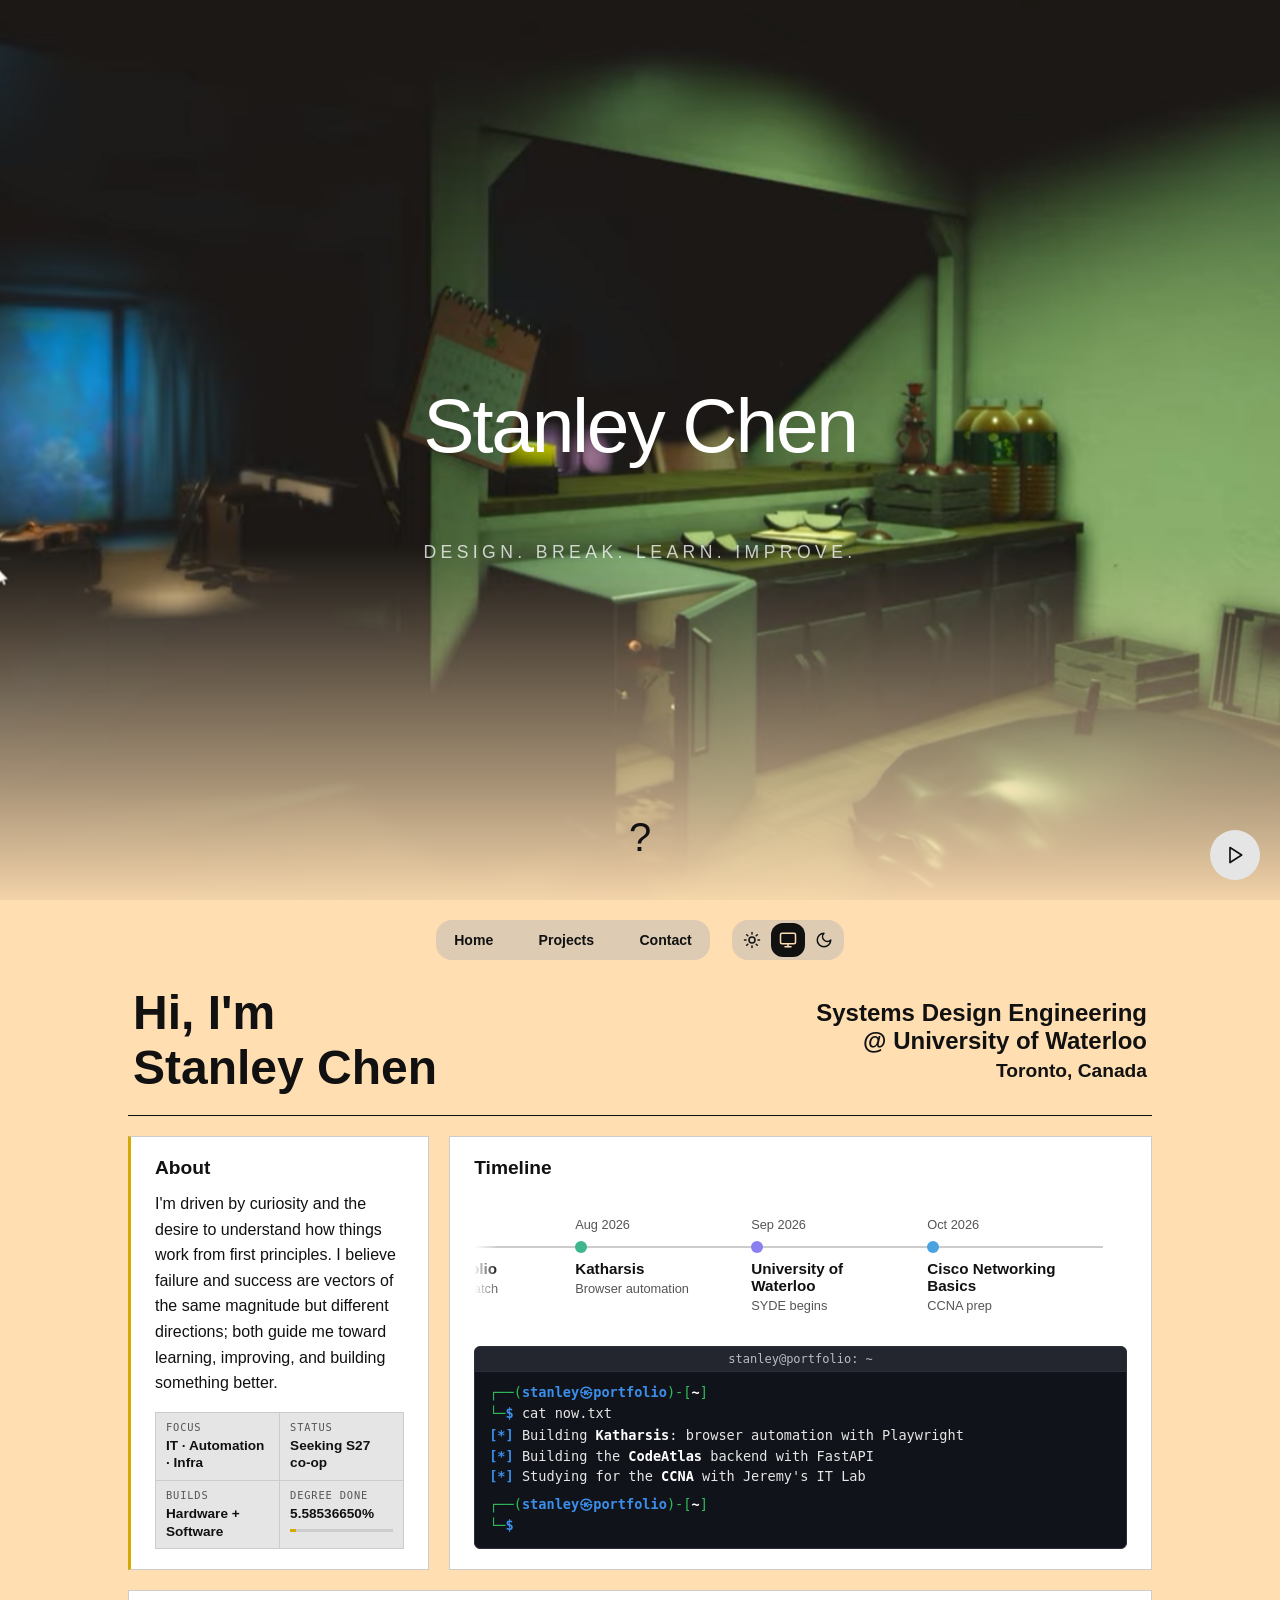
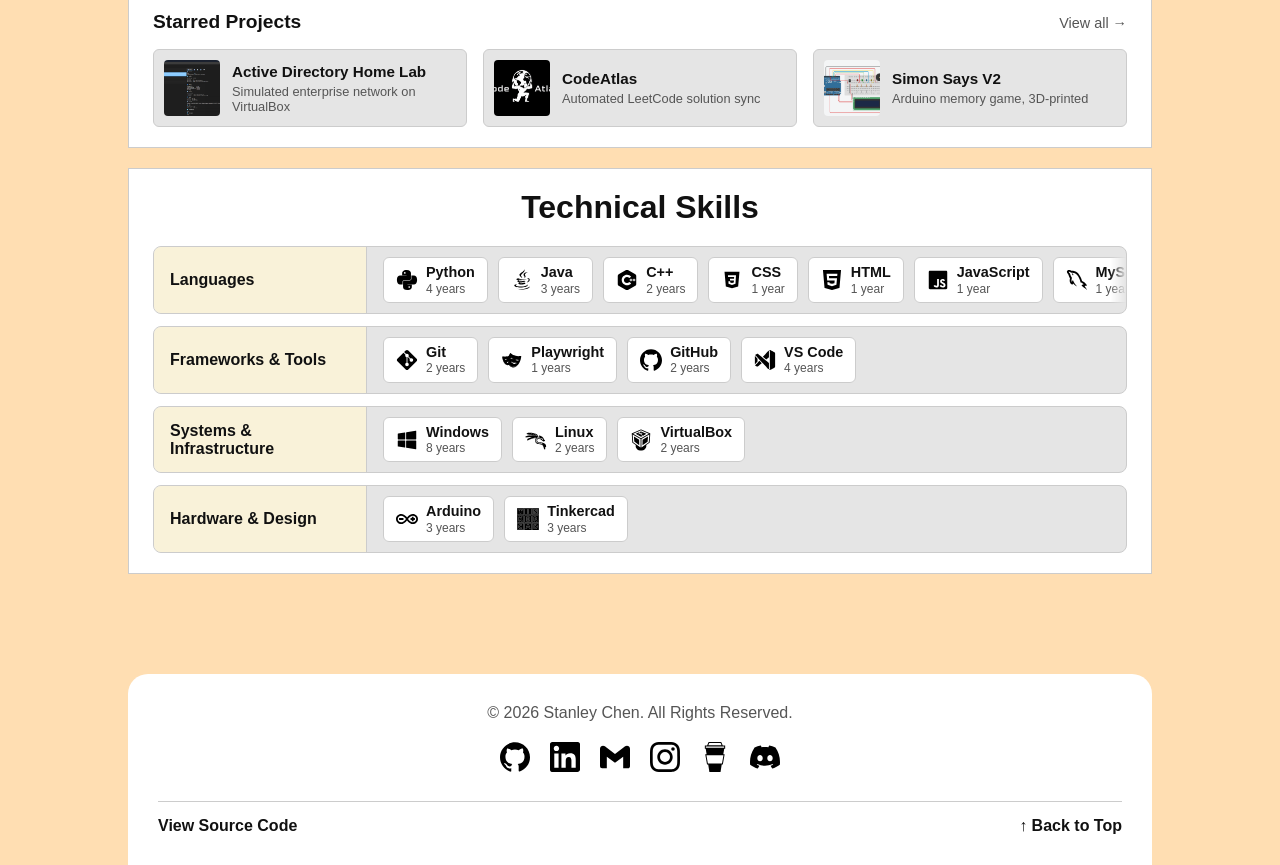
<file: index.html>
<!DOCTYPE html>
<html lang="en">

<head>
    <link rel="stylesheet" href="style.css">
    <meta charset="UTF-8">
    <meta name="viewport" content="width=device-width, initial-scale=1.0">
    <meta name="description" content="Stanley Chen - Engineering Portfolio">
    <meta name="author" content="Stanley Chen">

    <link rel="icon" href="icons/home.ico" type="image/x-icon">
    <title>Stanley Chen | Engineering Portfolio</title>
</head>

<body>
    <section id="hero" class="hero">
        <h1>Stanley Chen</h1>
        <h2>Design. Break. Learn. Improve.</h2>

        <a class="down-arrow">?</a>
    </section>

    <div id="content">
        <nav class="navbar">
            <ul class="navlinks">
                <li><a href="index.html">Home</a></li>
                <li><a href="projects.html">Projects</a></li>
                <li><a href="contact.html">Contact</a></li>
            </ul>

            <div class="theme-selector" aria-label="Theme selection">
                <button type="button" class="theme-option" data-theme="light" aria-label="Light theme" title="Light">
                    <svg class="icon" viewBox="0 0 24 24" aria-hidden="true">
                        <circle cx="12" cy="12" r="4"/>
                        <path d="M12 2v2M12 20v2M4.93 4.93l1.41 1.41M17.66 17.66l1.41 1.41M2 12h2M20 12h2M6.34 17.66l-1.41 1.41M19.07 4.93l-1.41 1.41"/>
                    </svg>
                </button>

                <button type="button" class="theme-option active" data-theme="system" aria-label="System theme" title="System">
                    <svg class="icon" viewBox="0 0 24 24" aria-hidden="true">
                        <rect x="2" y="3" width="20" height="14" rx="2"/>
                        <path d="M8 21h8M12 17v4"/>
                    </svg>
                </button>

                <button type="button" class="theme-option" data-theme="dark" aria-label="Dark theme" title="Dark">
                    <svg class="icon" viewBox="0 0 24 24" aria-hidden="true">
                        <path d="M12 3a6 6 0 0 0 9 9 9 9 0 1 1-9-9Z"/>
                    </svg>
                </button>
            </div>
        </nav>

        <button id="music-toggle" class="music-btn" aria-label="Play menu music">
            <svg class="icon icon-play" viewBox="0 0 24 24" aria-hidden="true">
                <polygon points="6 3 20 12 6 21 6 3"/>
            </svg>
            <svg class="icon icon-pause" viewBox="0 0 24 24" aria-hidden="true">
                <rect x="6" y="4" width="4" height="16" rx="1"/>
                <rect x="14" y="4" width="4" height="16" rx="1"/>
            </svg>
        </button>
        <audio id="menu-music" src="audio/menu_music.mp3" loop></audio>

        <main>
            <section id="intro">
                <div class="intro-left">
                    <h2>Hi, I'm <br> Stanley Chen</h2>
                </div>
                <div class="intro-right">
                    <h2>Systems Design Engineering<br>@ University of Waterloo</h2>
                    <h2 id="location">Toronto, Canada</h2>
                </div>
            </section>

            <section id="about-timeline">
                <div id="about">
                    <h2>About</h2>
                    <p>
                        I'm driven by curiosity and the desire to understand how things work from first principles.
                        I believe failure and success are vectors of the same magnitude but different directions;
                        both guide me toward learning, improving, and building something better.
                    </p>

                    <dl class="spec-sheet">
                        <div class="spec-cell">
                            <dt>Focus</dt>
                            <dd>IT · Automation · Infra</dd>
                        </div>

                        <div class="spec-cell">
                            <dt>Status</dt>
                            <dd>Seeking S27 co-op</dd>
                        </div>

                        <div class="spec-cell">
                            <dt>Builds</dt>
                            <dd>Hardware + Software</dd>
                        </div>

                        <div class="spec-cell">
                            <dt>Degree done</dt>
                            <dd>
                                <span id="degree-percent">0%</span>
                                <span class="degree-bar"><span class="degree-fill"></span></span>
                            </dd>
                        </div>
                    </dl>
                </div>

                <div id="timeline">
                    <h2>Timeline</h2>

                    <ol class="timeline-track">
                        
                        <li class="timeline-item" data-type="project">
                            <time datetime="2024-01">Jan 2024</time>
                            <a class="timeline-title" href="projects.html#simon-says-v2">Simon Says V2</a>
                            <p class="timeline-note">Arduino memory game</p>
                        </li>

                        <li class="timeline-item" data-type="work">
                            <time datetime="2024-09">Sep 2024</time>
                            <span class="timeline-title">Pharmacy Assistant</span>
                            <p class="timeline-note">Co-op @Shoppers Drug Mart</p>
                        </li>

                        <li class="timeline-item" data-type="work">
                            <time datetime="2025-01">Jan 2025</time>
                            <span class="timeline-title">Math Tutor</span>
                            <p class="timeline-note">High school tutoring</p>
                        </li>

                        <li class="timeline-item" data-type="project">
                            <time datetime="2025-07">Jul 2025</time>
                            <a class="timeline-title" href="projects.html#active-directory-home-lab">AD Home Lab</a>
                            <p class="timeline-note">Simulated enterprise network</p>
                        </li>

                        <li class="timeline-item" data-type="project">
                            <time datetime="2026-07">Jul 2026</time>
                            <a class="timeline-title" href="projects.html#code-atlas">CodeAtlas</a>
                            <p class="timeline-note">LeetCode sync automation</p>
                        </li>

                        <li class="timeline-item" data-type="project">
                            <time datetime="2026-08">Aug 2026</time>
                            <a class="timeline-title" href="projects.html#engineering-portfolio">This Portfolio</a>
                            <p class="timeline-note">Built from scratch</p>
                        </li>

                        <li class="timeline-item" data-type="project">
                            <time datetime="2026-08">Aug 2026</time>
                            <a class="timeline-title" href="projects.html#katharsis">Katharsis</a>
                            <p class="timeline-note">Browser automation</p>
                        </li>

                        <li class="timeline-item" data-type="education">
                            <time datetime="2026-09">Sep 2026</time>
                            <span class="timeline-title">University of Waterloo</span>
                            <p class="timeline-note">SYDE begins</p>
                        </li>

                        <li class="timeline-item" data-type="cert">
                            <time datetime="2026-10">Oct 2026</time>
                            <a class="timeline-title" href="https://www.credly.com/badges/938dd3f8-204b-4971-be5a-bbae49121dab/public_url" target="_blank" rel="noopener">Cisco Networking Basics</a>
                            <p class="timeline-note">CCNA prep</p>
                        </li>
                    </ol>

                    <div class="terminal" aria-label="What I'm currently working on">
                        <div class="terminal-bar">stanley@portfolio: ~</div>

                        <div class="terminal-body">
                            <p><span class="prompt-line">┌──(</span><span class="prompt-user">stanley㉿portfolio</span><span class="prompt-line">)-[</span><span class="prompt-path">~</span><span class="prompt-line">]</span></p>
                            <p><span class="prompt-line">└─</span><span class="prompt-symbol">$</span> cat now.txt</p>

                            <ul class="terminal-list">
                                <li>Building <strong>Katharsis</strong>: browser automation with Playwright</li>
                                <li>Building the <strong>CodeAtlas</strong> backend with FastAPI</li>
                                <li>Studying for the <strong>CCNA</strong> with Jeremy's IT Lab</li>
                            </ul>

                            <p><span class="prompt-line">┌──(</span><span class="prompt-user">stanley㉿portfolio</span><span class="prompt-line">)-[</span><span class="prompt-path">~</span><span class="prompt-line">]</span></p>
                            <p><span class="prompt-line">└─</span><span class="prompt-symbol">$</span></p>
                        </div>
                    </div>

                </div>

            </section>
            <section id="star-projects">
                <div class="star-title">
                    <h2>Starred Projects</h2>
                    <a href="projects.html">View all →</a>
                </div>

                <div class="project-container">
                    <a class="project-card" href="projects.html#active-directory-home-lab">
                        <img src="images/ad-lab-1.png" alt="">
                        <div class="project-card-text">
                            <h3>Active Directory Home Lab</h3>
                            <p>Simulated enterprise network on VirtualBox</p>
                        </div>
                    </a>

                    <a class="project-card" href="projects.html#code-atlas">
                        <img src="images/CodeAtlas-1.png" alt="">
                        <div class="project-card-text">
                            <h3>CodeAtlas</h3>
                            <p>Automated LeetCode solution sync</p>
                        </div>
                    </a>

                    <a class="project-card" href="projects.html#simon-says-v2">
                        <img src="images/simon-says-v2-2.png" alt="">
                        <div class="project-card-text">
                            <h3>Simon Says V2</h3>
                            <p>Arduino memory game, 3D-printed</p>
                        </div>
                    </a>
                </div>
            </section>
            
            <section id="skills">
                <h2>Technical Skills</h2>

                <div class="skill-row">
                    <h3 class="skill-category-title">Languages</h3>
                    <div class="skills-container">
                        <button type="button" class="skill-card" data-skill="python">
                            <img src="icons/python.svg" alt="Python logo" class="skill-icon">
                            <span class="skill-name">Python</span>
                            <span class="skill-time">4 years</span>
                        </button>

                        <button type="button" class="skill-card" data-skill="java">
                            <img src="icons/java.svg" alt="Java logo" class="skill-icon">
                            <span class="skill-name">Java</span>
                            <span class="skill-time">3 years</span>
                        </button>

                        <button type="button" class="skill-card" data-skill="cpp">
                            <img src="icons/cpp.svg" alt="C++ logo" class="skill-icon">
                            <span class="skill-name">C++</span>
                            <span class="skill-time">2 years</span>
                        </button>
                        
                        <button type="button" class="skill-card" data-skill="css">
                            <img src="icons/css.svg" alt="CSS logo" class="skill-icon">
                            <span class="skill-name">CSS</span>
                            <span class="skill-time">1 year</span>
                        </button>

                        <button type="button" class="skill-card" data-skill="html">
                            <img src="icons/html.svg" alt="HTML logo" class="skill-icon">
                            <span class="skill-name">HTML</span>
                            <span class="skill-time">1 year</span>
                        </button>

                        <button type="button" class="skill-card" data-skill="javascript">
                            <img src="icons/javascript.svg" alt="JavaScript logo" class="skill-icon">
                            <span class="skill-name">JavaScript</span>
                            <span class="skill-time">1 year</span>
                        </button>
                        
                        <button type="button" class="skill-card" data-skill="mysql">
                            <img src="icons/mysql.svg" alt="MySQL logo" class="skill-icon">
                            <span class="skill-name">MySQL</span>
                            <span class="skill-time">1 year</span>
                        </button>
                    </div>
                </div>

                
                <div class="skill-row">
                    <h3 class="skill-category-title">Frameworks & Tools</h3>
                    <div class="skills-container">
                        <button type="button" class="skill-card" data-skill="git">
                            <img src="icons/git.svg" alt="Git logo" class="skill-icon">
                            <span class="skill-name">Git</span>
                            <span class="skill-time">2 years</span>
                        </button>

                        <button type="button" class="skill-card" data-skill="playwright">
                            <img src="icons/playwright.svg" alt="Playwright logo" class="skill-icon">
                            <span class="skill-name">Playwright</span>
                            <span class="skill-time">1 years</span>
                        </button>

                        <button type="button" class="skill-card" data-skill="github">
                            <img src="icons/github.svg" alt="GitHub logo" class="skill-icon">
                            <span class="skill-name">GitHub</span>
                            <span class="skill-time">2 years</span>
                        </button>
                        
                        <button type="button" class="skill-card" data-skill="vscode">
                            <img src="icons/vscode.svg" alt="VS Code logo" class="skill-icon">
                            <span class="skill-name">VS Code</span>
                            <span class="skill-time">4 years</span>
                        </button>
                    </div>
                </div>

                <div class="skill-row">
                    <h3 class="skill-category-title">Systems & Infrastructure</h3>
                    <div class="skills-container">
                        <button type="button" class="skill-card" data-skill="windows">
                            <img src="icons/windows.svg" alt="Windows logo" class="skill-icon">
                            <span class="skill-name">Windows</span>
                            <span class="skill-time">8 years</span>
                        </button>

                        <button type="button" class="skill-card" data-skill="linux">
                            <img src="icons/linux.svg" alt="Linux logo" class="skill-icon">
                            <span class="skill-name">Linux</span>
                            <span class="skill-time">2 years</span>
                        </button>
                        
                        <button type="button" class="skill-card" data-skill="virtualbox">
                            <img src="icons/virtualbox.svg" alt="VirtualBox logo" class="skill-icon">
                            <span class="skill-name">VirtualBox</span>
                            <span class="skill-time">2 years</span>
                        </button>
                    </div>
                </div>

                <div class="skill-row">
                    <h3 class="skill-category-title">Hardware & Design</h3>
                    <div class="skills-container">
                        <button type="button" class="skill-card" data-skill="arduino">
                            <img src="icons/arduino.svg" alt="Arduino logo" class="skill-icon">
                            <span class="skill-name">Arduino</span>
                            <span class="skill-time">3 years</span>
                        </button>

                        <button type="button" class="skill-card" data-skill="tinkercad">
                            <img src="icons/tinkercad.svg" alt="Tinkercad logo" class="skill-icon">
                            <span class="skill-name">Tinkercad</span>
                            <span class="skill-time">3 years</span>
                        </button>
                    </div>
                </div>

            </section>

            <footer class="footer">
                <p class="copyright">
                    © 2026 Stanley Chen. All Rights Reserved.
                </p>

                <div class="footer-icons">
                    <a href="https://github.com/Cir9no-0001" target="_blank" rel="noopener noreferrer">
                        <img src="icons/github.svg" alt="GitHub">
                    </a>

                    <a href="https://www.linkedin.com/in/stanleychen9/" target="_blank" rel="noopener noreferrer">
                        <img src="icons/linkedin.svg" alt="LinkedIn">
                    </a>

                    <a href="mailto:stanleycworkmail@gmail.com" target="_blank" rel="noopener noreferrer">
                        <img src="icons/gmail.svg" alt="Email">
                    </a>

                    <a href="https://www.instagram.com/dbo_stan/" target="_blank" rel="noopener noreferrer">
                        <img src="icons/instagram.svg" alt="Instagram">
                    </a>

                    <a href="https://buymeacoffee.com/stanleychen" target="_blank" rel="noopener noreferrer">
                        <img src="icons/coffee.svg" alt="Buy Me a Coffee">
                    </a>

                    <a href="https://discord.com" 
                    target="_blank" 
                    rel="noopener noreferrer" 
                    onclick="navigator.clipboard.writeText('dbo_stan'); alert('Copied Discord handle: dbo_stan');">
                        <img src="icons/discord.svg" alt="Discord">
                    </a>
                </div>

                <div class="footer-actions">
                    <a href="https://github.com/Cir9no-0001/engineering-portfolio" target="_blank" rel="noopener noreferrer">
                        View Source Code
                    </a>

                    <a href="#top">
                        ↑ Back to Top
                    </a>
                </div>

            </footer>

        </main>
    </div>

    <div id="skill-modal" class="modal hidden">
        <div class="modal-content"></div>
    </div>

    <script src="js/common.js"></script>
    <script src="js/index.js"></script>
</body>
</html>
</file>
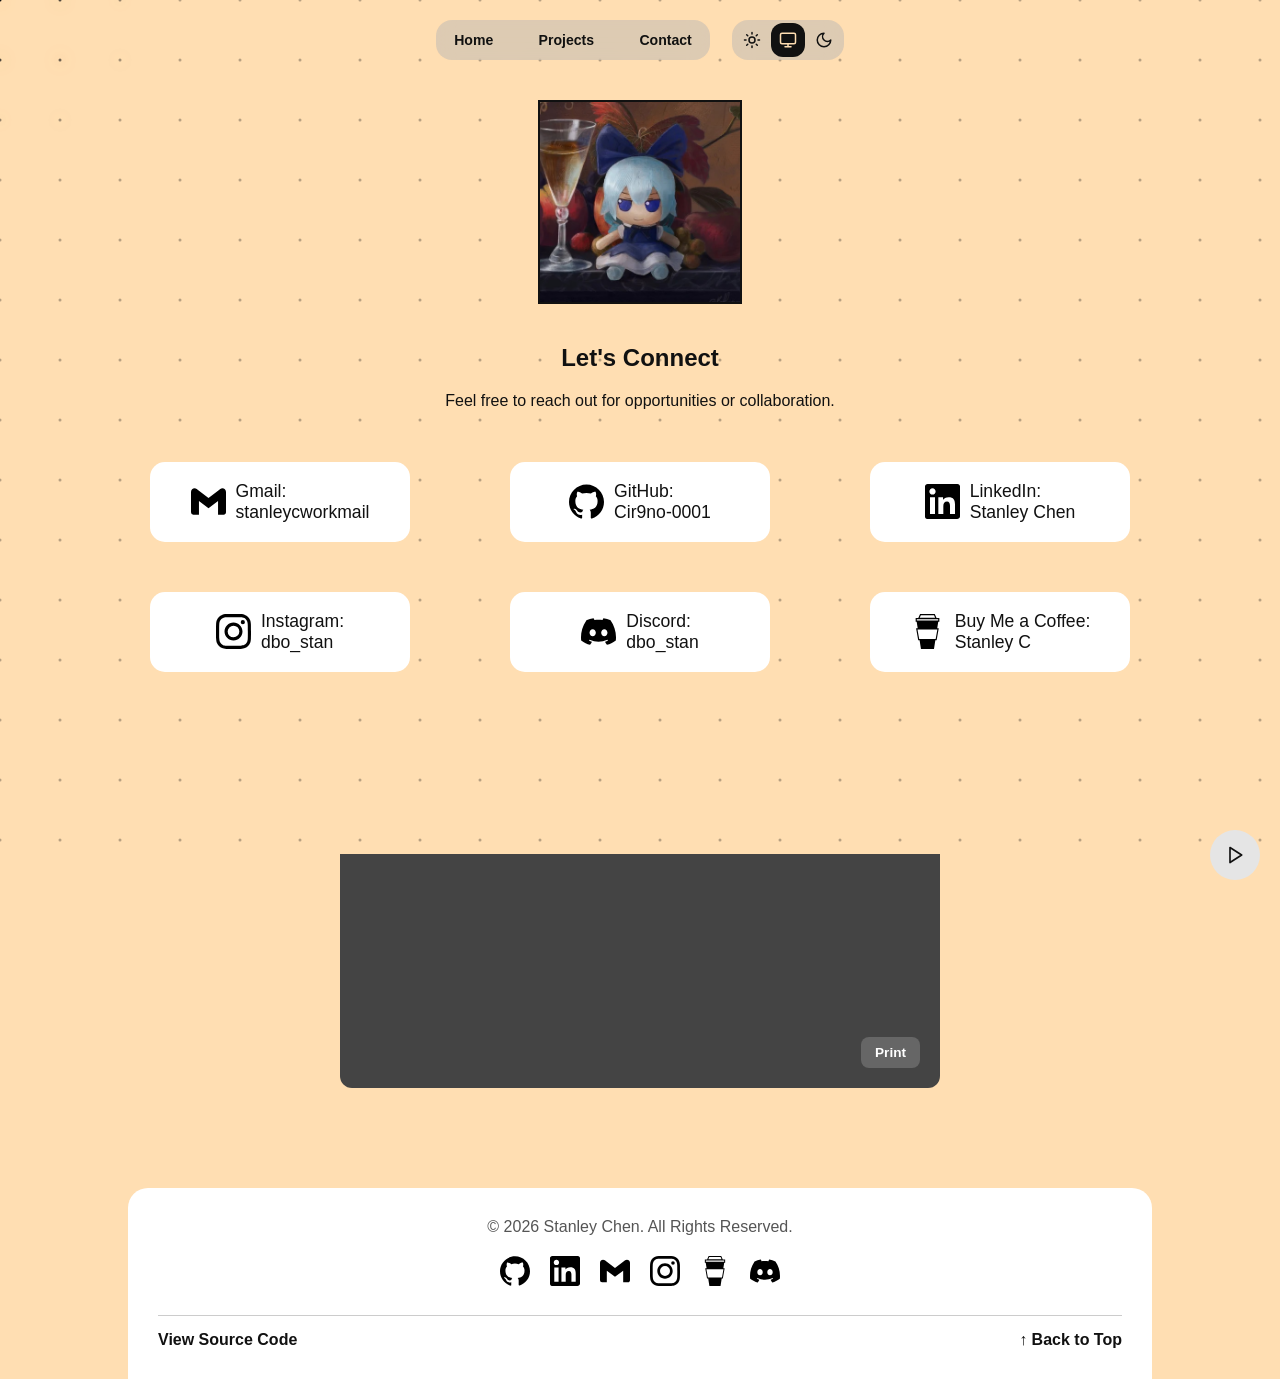
<file: contact.html>
<!DOCTYPE html>
<html lang="en">

<head>
    <link rel="stylesheet" href="style.css">
    <meta charset="UTF-8">
    <meta name="viewport" content="width=device-width, initial-scale=1.0">
    <meta name="description" content="Stanley Chen - Engineering Portfolio">
    <meta name="author" content="Stanley Chen">

    <link rel="icon" href="icons/contact.ico" type="image/x-icon">
    <title>Stanley Chen | Engineering Portfolio</title>
</head>

<body>
    <nav class="navbar">
        <ul class="navlinks">
            <li><a href="index.html">Home</a></li>
            <li><a href="projects.html">Projects</a></li>
            <li><a href="contact.html">Contact</a></li>
        </ul>

        <div class="theme-selector" aria-label="Theme selection">
            <button type="button" class="theme-option" data-theme="light" aria-label="Light theme" title="Light">
                <svg class="icon" viewBox="0 0 24 24" aria-hidden="true">
                    <circle cx="12" cy="12" r="4"/>
                    <path d="M12 2v2M12 20v2M4.93 4.93l1.41 1.41M17.66 17.66l1.41 1.41M2 12h2M20 12h2M6.34 17.66l-1.41 1.41M19.07 4.93l-1.41 1.41"/>
                </svg>
            </button>

            <button type="button" class="theme-option active" data-theme="system" aria-label="System theme" title="System">
                <svg class="icon" viewBox="0 0 24 24" aria-hidden="true">
                    <rect x="2" y="3" width="20" height="14" rx="2"/>
                    <path d="M8 21h8M12 17v4"/>
                </svg>
            </button>

            <button type="button" class="theme-option" data-theme="dark" aria-label="Dark theme" title="Dark">
                <svg class="icon" viewBox="0 0 24 24" aria-hidden="true">
                    <path d="M12 3a6 6 0 0 0 9 9 9 9 0 1 1-9-9Z"/>
                </svg>
            </button>
        </div>
    </nav>

    <button id="music-toggle" class="music-btn" aria-label="Play menu music">
        <svg class="icon icon-play" viewBox="0 0 24 24" aria-hidden="true">
            <polygon points="6 3 20 12 6 21 6 3"/>
        </svg>
        <svg class="icon icon-pause" viewBox="0 0 24 24" aria-hidden="true">
            <rect x="6" y="4" width="4" height="16" rx="1"/>
            <rect x="14" y="4" width="4" height="16" rx="1"/>
        </svg>
    </button>    
    <audio id="menu-music" src="audio/menu_music.mp3" loop></audio>

    <main>
        <section id="contact">
            <img src="images/avatar.png" alt="Stanley Chen" class="avatar">

            <div class="contact-header">
                <h2>Let's Connect</h2>
                <p>
                    Feel free to reach out for opportunities or collaboration.
                </p>
            </div>

            <ul class="contact-boxes">
                <li class="contact-box">
                    <a href="mailto:stanleycworkmail@gmail.com">
                        <img src="icons/gmail.svg" alt="" class="contact-icon">
                        Gmail:<br>stanleycworkmail
                    </a>
                </li>
                <li class="contact-box">
                    <a href="https://github.com/Cir9no-0001" target="_blank" rel="noopener noreferrer">
                        <img src="icons/github.svg" alt="" class="contact-icon">
                        GitHub:<br>Cir9no-0001
                    </a>
                </li>
                <li class="contact-box">
                    <a href="https://www.linkedin.com/in/stanleychen9/" target="_blank" rel="noopener noreferrer">
                        <img src="icons/linkedin.svg" alt="" class="contact-icon">
                        LinkedIn:<br>Stanley Chen
                    </a>
                </li>
                <li class="contact-box">
                    <a href="https://www.instagram.com/dbo_stan/" target="_blank" rel="noopener noreferrer">
                        <img src="icons/instagram.svg" alt="" class="contact-icon">
                        Instagram:<br>dbo_stan
                    </a>
                </li>
                <li class="contact-box">
                    <a href="https://discord.com" 
                    target="_blank" 
                    rel="noopener noreferrer" 
                    onclick="navigator.clipboard.writeText('dbo_stan'); alert('Copied Discord handle: dbo_stan');">
                        <img src="icons/discord.svg" alt="" class="contact-icon">
                        Discord:<br>dbo_stan
                    </a>
                </li>
                <li class="contact-box">
                    <a href="https://buymeacoffee.com/stanleychen" target="_blank" rel="noopener noreferrer">
                        <img src="icons/coffee.svg" alt="" class="contact-icon">
                        Buy Me a Coffee:<br>Stanley C
                    </a>
                </li>
            </ul>

            <div class="resume-printer">
                <div class="printer">
                    <div class="printer-body"></div>
                    <a href="Stanley C Resume.pdf" download class="paper">Take Resume</a>
                    <button type="button" id="print-btn">Print</button>
                </div>
            </div>

        </section>

        <footer class="footer">
            <p class="copyright">
                © 2026 Stanley Chen. All Rights Reserved.
            </p>

            <div class="footer-icons">
                <a href="https://github.com/Cir9no-0001" target="_blank" rel="noopener noreferrer">
                    <img src="icons/github.svg" alt="GitHub">
                </a>

                <a href="https://www.linkedin.com/in/stanleychen9/" target="_blank" rel="noopener noreferrer">
                    <img src="icons/linkedin.svg" alt="LinkedIn">
                </a>

                <a href="mailto:stanleycworkmail@gmail.com" target="_blank" rel="noopener noreferrer">
                    <img src="icons/gmail.svg" alt="Email">
                </a>

                <a href="https://www.instagram.com/dbo_stan/" target="_blank" rel="noopener noreferrer">
                    <img src="icons/instagram.svg" alt="Instagram">
                </a>

                <a href="https://buymeacoffee.com/stanleychen" target="_blank" rel="noopener noreferrer">
                    <img src="icons/coffee.svg" alt="Buy Me a Coffee">
                </a>

                <a href="contact.html" target="_blank" rel="noopener noreferrer">
                    <img src="icons/discord.svg" alt="Discord">
                </a>
            </div>

            <div class="footer-actions">
                <a href="https://github.com/Cir9no-0001/engineering-portfolio" target="_blank" rel="noopener noreferrer">
                    View Source Code
                </a>

                <a href="#top">
                    ↑ Back to Top
                </a>
            </div>

        </footer>

    </main>

    <script src="js/common.js"></script>
    <script src="js/contact.js"></script>
</body>
</html>
</file>
<file: style.css>
:root {
    --background: #000;

    --surface: #171f2b;
    --surface-secondary: #21262d;
    --surface-tertiary: #1a1a1a;
    --surface-hover: #30363d;

    --text: #fff;
    --text-secondary: #aaa;

    --border: #444;

    --accent: yellow;
    --accent-hover: #e6e600;

    --overlay: rgba(0, 0, 0, 0.7);
    --navbar-background: rgba(128, 128, 128, 0.35);

}

html[data-theme="light"] {
    --background: #ffdeb2;

    --surface: #fff;
    --surface-secondary: #e5e5e5;
    --surface-tertiary: #f0f0f0;
    --surface-hover: #d5d5d5;

    --text: #111;
    --text-secondary: #555;

    --border: #ccc;

    --accent: #d4a900;
    --accent-hover: #b89000;

    --overlay: rgba(0, 0, 0, 0.45);
    --navbar-background: rgba(180, 180, 180, 0.45);
}

html {
    scroll-behavior: smooth;
}



body {
    overflow-x: hidden;
}

a {
    color: inherit;
    text-decoration: none;
}

body {
    margin: 0;
    font-family: 'Helvetica', Arial, sans-serif;
    color: var(--text);
    background-color: var(--background);
}

main {
    width: 80%;
    max-width: 1200px;
    margin: auto;
}


.icon {
    width: 18px;
    height: 18px;
    flex-shrink: 0;

    fill: none;
    stroke: currentColor;
    stroke-width: 2;
    stroke-linecap: round;
    stroke-linejoin: round;
}

.theme-option,
.music-btn,
.modal-close,
.lightbox-close {
    display: inline-flex;
    align-items: center;
    justify-content: center;
}

.music-btn .icon {
    width: 20px;
    height: 20px;
}

.music-btn .icon-pause {
    display: none;
}

.music-btn.playing .icon-play {
    display: none;
}

.music-btn.playing .icon-pause {
    display: block;
}

.filter-btn {
    display: inline-flex;
    align-items: center;
    gap: 8px;
}

.modal-close .icon {
    width: 22px;
    height: 22px;
}

.lightbox-close .icon {
    width: 32px;
    height: 32px;
}

/* Index.html CSS Below */

body.hero-active {
    overflow: hidden;
}

.hero {
    min-height: 100vh;
    height: 100vh;

    position: relative;
    overflow: hidden;

    background: none;

    display: flex;
    flex-direction: column;
    justify-content: center;
    align-items: center;
    text-align: center;
    color: #fff;
}

.hero::before {
    content: "";

    position: absolute;
    inset: -20px;

    background-image:
        linear-gradient(
            to bottom,
            transparent 60%,
            color-mix(in srgb, var(--background) 60%, transparent) 85%,
            var(--background) 100%
        ),
        url("images/hero.png");

    background-size: cover;
    background-position: center;
    background-repeat: no-repeat;

    transform:
        translate(
            var(--hero-x, 0px),
            var(--hero-y, 0px)
        );

    transition: transform 0.15s ease-out;

    z-index: -1;
    
}

.hero h1 {
    font-size: clamp(3rem, 6vw, 5.5rem);
    font-weight: 500;
    letter-spacing: -0.03em;
    line-height: 1;
}

.hero h2 {
    font-size: 1.1rem;
    font-weight: 300;
    letter-spacing: 0.25em;
    text-transform: uppercase;
    opacity: 0.75;
}

.down-arrow {
    position: absolute;
    bottom: 40px;
    cursor: pointer;

    font-size: 2.5rem;

    text-decoration: none;
    color: var(--text);

    animation: bounce 2s infinite;
}

@keyframes bounce {
    0%,20%,50%,80%,100% {
        transform: translateY(0);
    }

    40% {
        transform: translateY(-10px);
    }

    60% {
        transform: translateY(-5px);
    }
}

#content {
    scroll-margin-top: 20px;
}

.navbar {
    display: flex;
    justify-content: center;
    margin: 20px auto;

    position: sticky;
    top: 15px;
    z-index: 100;
}

.navbar.modal-open {
    opacity: 0;
    pointer-events: none;
}

.theme-selector {
    display: flex;
    align-items: center;
    gap: 2px;

    margin-left: 10px;
    padding: 3px;

    background: var(--navbar-background);
    backdrop-filter: blur(10px);

    border-radius: 16px;
}

.theme-option {
    width: 34px;
    height: 34px;

    border: none;
    border-radius: 12px;

    background: transparent;
    color: var(--text);

    cursor: pointer;

    font-size: 1rem;

    transition:
        background-color 0.2s ease,
        color 0.2s ease;
}

.theme-option:hover {
    background: var(--surface-secondary);
}

.theme-option.active {
    background: var(--text);
    color: var(--background);
}

.navlinks {
    display: flex;
    align-items: center;
    gap: 20px;

    list-style: none;
    padding: 2px;
    margin: 0;

    background-color: var(--navbar-background);
    backdrop-filter: blur(10px);
    border-radius: 16px;
}

.navlinks li {
    display: flex;
}

.navlinks a {
    text-decoration: none;
    font-weight: bold;
    color: var(--text);

    padding: 10px 18px;
    border-radius: 12px;

    transition: background-color 0.2s ease, color 0.2s ease;
}

.navlinks a:hover {
    background: var(--text);
    color: var(--background);
}

.music-btn {
    position: fixed;
    bottom: 20px;
    right: 20px;
    background: var(--surface-secondary);
    color: var(--text);
    border: none;
    border-radius: 50%;
    width: 50px;
    height: 50px;
    font-size: 1.2rem;
    cursor: pointer;
    z-index: 10;
}

.music-btn:hover {
    background: var(--text);
    color: var(--background);
}

#intro {
    display:flex;
    justify-content:space-between;
    align-items:center;
    margin-top:20px;
    margin-bottom:20px;
    padding-bottom:15px;
    border-bottom:1px solid var(--text);
    width: 100%;
}

.intro-left {
    width: 50%;
    font-size: 2rem;
    text-align: left;
}

.intro-right {
    width: 50%;
    text-align: right;
}

#location{
    font-size: 1.2rem;
}

#intro h1,
#intro h2,
#intro h3 {
    margin: 5px;
}


#about-timeline {
    display: grid;
    grid-template-columns: 3fr 7fr;
    gap: 20px;
    margin-bottom: 20px;
}

#about,
#timeline {
    background: var(--surface);
    border: 1px solid var(--border);
    padding: 20px 24px;
    min-width: 0;
}

#about {
    border-left: 3px solid var(--accent);
    display: flex;
    flex-direction: column;
}

#timeline {
    display: grid;
    grid-template-rows: auto 2fr 3fr;
    height: 0;
    min-height: 100%;
    box-sizing: border-box;
}

#about h2,
#timeline h2 {
    margin: 0 0 12px;
    font-size: 1.2rem;
}

#about p {
    margin: 0 0 16px;
    line-height: 1.6;
}

/* Spec sheet (inside About) */
.spec-sheet {
    margin: auto 0 0;

    display: grid;
    grid-template-columns: 1fr 1fr;
    gap: 1px;

    background: var(--border);
    border: 1px solid var(--border);
}

.spec-cell {
    min-width: 0;
    padding: 8px 10px;
    background: var(--surface-secondary);
}

.spec-cell dt {
    margin-bottom: 4px;

    font-family: ui-monospace, "Cascadia Mono", Consolas, "DejaVu Sans Mono", monospace;
    font-size: 0.65rem;
    letter-spacing: 0.08em;
    text-transform: uppercase;
    color: var(--text-secondary);
}

.spec-cell dd {
    margin: 0;
    font-size: 0.85rem;
    font-weight: bold;
    line-height: 1.3;
}

#degree-percent {
    font-variant-numeric: tabular-nums;
}

.degree-bar {
    display: block;
    height: 3px;
    margin-top: 6px;
    background: var(--border);
}

.degree-fill {
    display: block;
    width: 0;
    height: 100%;
    background: var(--accent);
}

.timeline-track {
    list-style: none;
    margin: 0;
    padding: 4px 24px 0;
    align-self: center;

    display: flex;
    overflow-x: auto;
    scrollbar-width: none;

    -webkit-mask-image: linear-gradient(to right, transparent, #000 24px, #000 calc(100% - 24px), transparent);
    mask-image: linear-gradient(to right, transparent, #000 24px, #000 calc(100% - 24px), transparent);
}

.timeline-track::-webkit-scrollbar {
    display: none;
}

.timeline-item {
    flex: 0 0 160px;
    position: relative;
    padding-right: 16px;
}

.timeline-item[data-type="project"]   { --dot-color: #3fb68b; }
.timeline-item[data-type="education"] { --dot-color: #8b7ff0; }
.timeline-item[data-type="work"]      { --dot-color: #e07a5f; }
.timeline-item[data-type="cert"]      { --dot-color: #4aa3df; }

/* line segment */
.timeline-item::before {
    content: "";
    position: absolute;
    top: 29px;
    left: 0;
    right: 0;
    height: 2px;
    background: var(--border);
}

/* dot */
.timeline-item::after {
    content: "";
    position: absolute;
    top: 24px;
    left: 0;
    width: 12px;
    height: 12px;
    border-radius: 50%;
    background: var(--dot-color);
}

.timeline-item time {
    display: block;
    font-size: 0.8rem;
    color: var(--text-secondary);
}

.timeline-title {
    display: block;
    margin-top: 28px;
    font-weight: bold;
    font-size: 0.95rem;
}

a.timeline-title:hover {
    color: var(--accent);
}

.timeline-note {
    margin: 4px 0 0;
    font-size: 0.8rem;
    color: var(--text-secondary);
}

/* Kali-style terminal */
.terminal {
    display: flex;
    flex-direction: column;
    min-height: 0;
    margin-top: 12px;

    background: #11131a;
    border: 1px solid #2c2f3a;
    border-radius: 6px;
    overflow: hidden;

    font-family: ui-monospace, "Cascadia Mono", Consolas, "DejaVu Sans Mono", monospace;
    font-size: 0.85rem;
    color: #e6e6e6;
}

.terminal-bar {
    padding: 5px 12px;
    background: #23262f;
    border-bottom: 1px solid #2c2f3a;

    color: #b8bcc8;
    font-size: 0.75rem;
    text-align: center;
}

.terminal-body {
    flex: 1;
    min-height: 0;
    padding: 10px 14px;

    overflow-y: auto;
    scrollbar-width: none;

    -webkit-mask-image: linear-gradient(to bottom, transparent, #000 10px, #000 calc(100% - 10px), transparent);
    mask-image: linear-gradient(to bottom, transparent, #000 10px, #000 calc(100% - 10px), transparent);
}

.terminal-body::-webkit-scrollbar {
    display: none;
}

.terminal-body p {
    margin: 0;
    line-height: 1.5;
}

/* Kali's default zsh prompt colours */
.prompt-line   { color: #2fc15b; }
.prompt-user   { color: #3b8eea; font-weight: bold; }
.prompt-path   { color: #ffffff; font-weight: bold; }
.prompt-symbol { color: #3b8eea; font-weight: bold; }

.terminal-list {
    list-style: none;
    margin: 2px 0 8px;
    padding: 0;
    line-height: 1.5;
}

.terminal-list li {
    padding-left: 4ch;
    text-indent: -4ch;
}

.terminal-list li::before {
    content: "[*] ";
    color: #3b8eea;
    font-weight: bold;
}

.terminal-list strong {
    color: #ffffff;
}

#star-projects {
    background: var(--surface);
    border: 1px solid var(--border);
    padding: 20px 24px;
    margin-bottom: 20px;
}

.star-title {
    display: flex;
    justify-content: space-between;
    align-items: baseline;
    margin-bottom: 16px;
}

.star-title h2 {
    margin: 0;
    font-size: 1.2rem;
}

.star-title a {
    font-size: 0.9rem;
    color: var(--text-secondary);
}

.star-title a:hover {
    color: var(--accent);
}

.project-container {
    display: grid;
    grid-template-columns: repeat(3, 1fr);
    gap: 16px;
}

.project-card {
    display: flex;
    align-items: center;
    gap: 12px;
    padding: 10px;

    background: var(--surface-secondary);
    border: 1px solid var(--border);
    border-radius: 6px;
    color: var(--text);

    transition: border-color 0.2s ease, background-color 0.2s ease;
}

.project-card:hover {
    border-color: var(--accent);
    background: var(--surface-hover);
}

.project-card img {
    width: 56px;
    height: 56px;
    flex-shrink: 0;
    object-fit: cover;
    border-radius: 4px;
}

.project-card h3 {
    margin: 0 0 4px;
    font-size: 0.95rem;
}

.project-card p {
    margin: 0;
    font-size: 0.8rem;
    color: var(--text-secondary);
}

#skills {
    background: var(--surface);
    border: 1px solid var(--border);
    padding: 20px 24px;
}

#skills h2 {
    text-align: center;
    font-size: 2rem;
    margin: 0 0 20px;
}

.skill-row {
    display: flex;
    margin-bottom: 12px;

    background: var(--surface-secondary);
    border: 1px solid var(--border);
    border-radius: 8px;
    overflow: hidden;
}

.skill-row:last-child {
    margin-bottom: 0;
}

.skill-category-title {
    flex: 0 0 180px;
    display: flex;
    align-items: center;

    margin: 0;
    padding: 12px 16px;
    font-size: 1rem;

    background: color-mix(in srgb, var(--accent) 15%, var(--surface));
    border-right: 1px solid var(--border);
}

.skills-container {
    flex: 1;
    min-width: 0;

    display: flex;
    gap: 10px;
    padding: 10px 16px;

    overflow-x: auto;
    scrollbar-width: none;

    -webkit-mask-image: linear-gradient(to right, transparent, #000 16px, #000 calc(100% - 16px), transparent);
    mask-image: linear-gradient(to right, transparent, #000 16px, #000 calc(100% - 16px), transparent);
}

.skills-container::-webkit-scrollbar {
    display: none;
}

.skill-card {
    flex-shrink: 0;

    display: grid;
    grid-template-columns: 22px auto;
    column-gap: 8px;
    align-items: center;
    text-align: left;

    padding: 6px 12px;
    background: var(--surface);
    border: 1px solid var(--border);
    border-radius: 6px;

    color: var(--text);
    font-family: inherit;
    cursor: pointer;
    transition: border-color 0.2s ease;
}

.skill-card:hover {
    border-color: var(--accent);
}

.skill-icon {
    grid-row: span 2;
    width: 22px;
    height: 22px;
    object-fit: contain;
}

.skill-name {
    font-size: 0.9rem;
    font-weight: bold;
    line-height: 1.2;
}

.skill-time {
    font-size: 0.75rem;
    color: var(--text-secondary);
    line-height: 1.2;
}
.skill-description{
    background-color: var(--surface-tertiary);
    border-radius: 8px;
    padding: 1.5rem 2rem;
    margin: 0px;

    line-height: 1.5;
}

.skill-separator {
    border: none;
    border-top: 1px solid var(--border);
    margin: 20px 0;
}

.modal {
    position: fixed;
    top: 0;
    left: 0;
    width: 100%;
    height: 100%;
    background: var(--overlay);
    display: flex;
    justify-content: center;
    align-items: center;
    z-index: 20;
}

.modal.hidden {
    display: none;
}

.modal-content {
    background: var(--surface-secondary);
    padding: 40px;
    border-radius: 20px;
    max-width: 500px;
    width: 90%;
    max-height: 85vh;
    overflow-y: auto;
    position: relative;
}

#project-modal .modal-content {
    max-width: 900px;
    width: 90%;
    max-height: 90vh;
}

.modal-close {
    position: absolute;
    top: 15px;
    right: 20px;
    background: none;
    border: none;
    color: var(--text);
    font-size: 1.5rem;
    cursor: pointer;
    line-height: 1;
}

.modal-close:hover {
    color: var(--accent-hover);
}

.detail-header {
    display: flex;
    justify-content: space-between;
    align-items: flex-end;
    gap: 0.75rem;
}

.detail-header h1 {
    margin: 0;
}

.project-date {
    font-size: 0.8rem;
    margin: 0;
}

.detail-separator {
    border: none;
    border-top: 1px solid var(--border);
    margin: 20px 0;
}

.detail-gallery {
    position: relative;
    width: 100%;
    height: 350px;
    border-radius: 12px;
    overflow: hidden;
    background: var(--background);
}

.detail-gallery img,
.detail-gallery video {
    position: absolute;
    top: 0;
    left: 0;
    width: 100%;
    height: 100%;
    object-fit: contain;
    opacity: 0;
    transition: opacity 0.3s ease;
    pointer-events: none;
}

.detail-gallery img.active,
.detail-gallery video.active {
    opacity: 1;
    pointer-events: auto;
}

.detail-gallery img {
    cursor: zoom-in;
}

.detail-gallery video {
    background: var(--background);
}

.gallery-arrow {
    position: absolute;
    top: 50%;
    transform: translateY(-50%);
    background: var(--accent);
    color: var(--background);
    border: none;
    width: 40px;
    height: 40px;
    border-radius: 50%;
    font-size: 1.2rem;
    cursor: pointer;
    z-index: 2;
}

.gallery-arrow:hover {
    background: var(--text);
}

.gallery-arrow.prev {
    left: 15px;
}

.gallery-arrow.next {
    right: 15px;
}

.detail-tags {
    list-style: none;
    padding: 0;
    margin: 0 0 20px 0;
    display: flex;
    gap: 10px;
    flex-wrap: wrap;
}

.detail-tags li {
    background: var(--surface);
    padding: 6px 14px;
    font-size: 0.9rem;
}

.detail-description {
    background-color: var(--surface-tertiary);
    border-radius: 8px;
    padding: 1.5rem 2rem;
    margin: 0px;

    line-height: 1.5;
    overflow: hidden;
    transition: max-height 0.4s ease;
}

.detail-links {
    display: flex;
    gap: 15px;
    flex-wrap: wrap;
}

.detail-links a {
    background: var(--accent);
    color: var(--background);
    padding: 10px 18px;
    border-radius: 12px;
    font-weight: bold;
    transition: background-color 0.2s ease;
}

.detail-links a:hover {
    background: var(--text);
}

.description-container {
    margin: 20px 0;
}

.detail-description.collapsed {
    max-height: 200px;
}

.detail-description.expanded {
    max-height: 10000px;
}

.description-toggle {
    display: block;
    width: 100%;

    background: var(--accent);
    color: var(--background);
    border: none;

    padding: 10px;
    border-radius: 0 0 8px 8px;

    font-weight: bold;
    cursor: pointer;

    transition: background-color 0.2s ease;
}

.description-toggle:hover {
    background: var(--text);
}

/* Projects.html CSS Below */

.projects-header {
    text-align: center;
    margin-bottom: 10px;
}

.projects-header h2 {
    font-size: 2rem;
    margin-bottom: 10px;
}

.projects-header p {
    color: var(--text-secondary);
    font-size: 1.1rem;
    margin: 0;
}

.controls-bar {
    display: flex;
    justify-content: center;
    align-items: center;
    gap: 20px;
    margin: 20px 0;
}

.filter-btn {
    background: var(--surface);
    color: var(--text);
    border: 2px solid var(--border);
    padding: 10px 18px;
    border-radius: 12px;
    cursor: pointer;
    font-weight: bold;
}

.filter-btn:hover {
    background: var(--text);
    color: var(--background);
}

.search-input {
    background: var(--surface-secondary);
    color: var(--text);
    border: 2px solid var(--border);
    padding: 10px 18px;
    border-radius: 12px;
    font-size: 1rem;
    width: 250px;
}

.search-input::placeholder {
    color: var(--text-secondary);
}

.filter-panel {
    background: var(--surface);
    border-radius: 20px;
    padding: 30px;
    margin-bottom: 20px;
    display: flex;
    flex-wrap: wrap;
    gap: 20px;
}

.filter-column {
    display: flex;
    flex-direction: column;
    gap: 20px;
    flex: 1 1 300px;
}

.filter-panel.hidden {
    display: none;
}

.filter-group {
    border: 1px solid var(--border);
    border-radius: 12px;
    padding: 15px 20px;
}

.filter-group legend {
    padding: 0 10px;
    font-weight: bold;
    color: var(--accent);
}

.filter-group label {
    display: inline-flex;
    align-items: center;
    background: var(--surface-secondary);
    color: var(--text);
    padding: 8px 16px;
    border-radius: 20px;
    cursor: pointer;
    margin: 4px;
    transition: background-color 0.2s ease;
}

.filter-group label:hover {
    background: var(--surface-hover);
}

.filter-group input {
    accent-color: var(--accent);
    margin-right: 8px;
}

.filter-group input:checked + label,
.filter-group label:has(input:checked) {
    background: var(--accent);
    color: var(--background);
}

#apply-filters {
    background: var(--accent);
    color: var(--surface);
    border: none;
    padding: 12px 24px;
    border-radius: 12px;
    font-weight: bold;
    font-size: 1rem;
    cursor: pointer;
    align-self: center;
    transition: background-color 0.2s ease;
    width: 100%;
}

#apply-filters:hover {
    background: var(--text);
}

.project {
    background: var(--surface);
    border-radius: 20px;
    padding: 20px;
    margin-bottom: 25px;
    display: flex;
    gap: 25px;
}

.project-gallery {
    position: relative;
    width: 300px;
    height: 220px;
    flex-shrink: 0;
    border-radius: 15px;
    border: 1px solid var(--border);
    overflow: hidden;
}

.project-info {
    display: flex;
    flex-direction: column;
    flex-grow: 1;
}

.gallery-item {
    position: absolute;
    top: 0;
    left: 0;
    width: 100%;
    height: 100%;
    object-fit: cover;
    opacity: 0;
    transition: opacity 0.4s ease;
}

.gallery-item.active {
    opacity: 1;
}

.project-header {
    display: flex;
    justify-content: space-between;
    align-items: baseline;
    margin: 0;
    line-height: 0.4;
}

.project-title-group {
    display: flex;
    align-items: center;
    gap: 0.5rem;
    margin: 0;
}

.status-tag {
    display: flex;
    max-width: 75px;
    height: 20px;
    margin-left: 0.5rem;
    font-size: 0.7rem;
    justify-content: center;
    align-items: center;
    border-radius: 2px;
    padding: 0 5px;
}

.status-tag[data-status="completed"] { background: green; }
.status-tag[data-status="in-progress"] { background: orange; }
.status-tag[data-status="down"] { background: red; }
.status-tag[data-status="archived"] { background: #555; }

.project-description {
    margin-bottom: 20px;
    margin-top: 0px;
    line-height: 1.5;
}

.project-footer {
    display: flex;
    justify-content: space-between;
    align-items: center;
}

.project-tags{
    list-style: none;
    padding: 0;
    margin: 0;
    display: flex;
    gap: 10px;
}

.project-tags li {
    background: var(--surface-secondary);
    padding: 5px 10px;
    font-size: 0.9rem;
}

.see-more-btn {
    background: var(--accent);
    color: var(--background);
    border: none;
    padding: 10px 18px;
    border-radius: 12px;
    font-weight: bold;
    cursor: pointer;
    transition: background-color 0.2s ease, color 0.2s ease;
}

.see-more-btn:hover {
    background: var(--text);
}

.lightbox {
    position: fixed;
    top: 0;
    left: 0;
    width: 100%;
    height: 100%;

    background: rgba(0,0,0,0.85);

    display: flex;
    justify-content: center;
    align-items: center;

    z-index: 50;
}

.lightbox.hidden {
    display: none;
}

.lightbox img,
.lightbox video {
    max-width: 90%;
    max-height: 90%;
    object-fit: contain;

    border-radius: 15px;
}

.lightbox-close {
    position: absolute;
    top: 30px;
    right: 40px;

    background: none;
    border: none;

    color: #fff;
    font-size: 3rem;

    cursor: pointer;
}

.lightbox-close:hover {
    color: yellow;
}


/* contact.html CSS Below */

#contact{
    display:flex;
    flex-direction:column;
    align-items: center;
}

.avatar {
    display: block;
    margin: 0 auto;
    width: 200px;
    height: 200px;
    border: 2px solid var(--text);
    object-fit: cover;
    margin-bottom: 20px;
    margin-top: 20px;
}

.contact-header {
    text-align: center;
    margin-bottom: 20px;
}

.contact-boxes {
    display: flex;
    justify-content: center;
    gap: 50px 100px;
    flex-wrap: wrap;
    list-style: none;
    justify-content: center;
    padding: 0;
}

.contact-box {
    background: var(--surface);
    padding: 20px 30px;
    border-radius: 15px;
    text-align: center;
    transition: background-color 0.2s ease, color 0.2s ease;
    width: 200px;
    height: 40px;
    display: flex;
    align-items: center;
    justify-content: center;
    font-size: 1.1rem;

    position: relative;
}

.contact-box:hover {
    transform: translateY(-5px);
    background-color: var(--surface-hover);
}

.contact-box a {
    position: absolute;
    inset: 0;

    display: flex;
    align-items: center;
    justify-content: center;
    text-align: left;
    gap: 10px;

    color: inherit;
    text-decoration: none;
}

.contact-icon {
    width: 35px;
    height: 35px;
    transition: 0.2s;
    
}

.resume-printer {
    display: flex;
    flex-direction: column;
    align-items: center;
    gap: 20px;
    margin-top: 40px;
    width: 100%;
}

.printer {
    position: relative;
    width: 80%;
    max-width: 600px;
    aspect-ratio: 5 / 3;
    margin: 0 auto;
}

.printer-body {
    position: absolute;
    bottom: 0;
    width: 100%;
    height: 65%;
    background: #444;
    border-radius: 0 0 12px 12px;
    z-index: 2;
}

#print-btn {
    position: absolute;
    bottom: 20px;
    right: 20px;
    background: #666;
    color: white;
    border: none;
    padding: 8px 14px;
    border-radius: 8px;
    font-weight: bold;
    font-size: 0.85rem;
    cursor: pointer;
    z-index: 3;
    transition: background-color 0.2s ease, color 0.2s ease;
}

#print-btn:hover {
    background: var(--text);
    color: var(--background);
}

.paper {
    position: absolute;
    top: 25%;
    left: 50%;
    transform: translateX(-50%);
    width: 70%;
    height: 35%;
    background: #fff;
    color: black;
    border-radius: 4px;
    z-index: 1;
    display: flex;
    align-items: flex-start;
    padding-top: 15px;
    justify-content: center;
    font-weight: bold;
    text-align: center;
    opacity: 0;
    transition: opacity 0.3s ease, transform 0.3s ease;
}

.paper.printed {
    opacity: 1;
    transform: translate(-50%, -25px);
}

.modal-link {
    display: inline-block;
    margin-top: 15px;
    background: var(--accent);
    color: var(--background);
    padding: 8px 16px;
    border-radius: 10px;
    font-weight: bold;
}

.hidden,
.search-hidden {
    display: none;
}

/* 404.html CSS Below */

.not-found {
    text-align: center;
    padding: 80px 20px;
    max-width: 600px;
    margin: 0 auto;
}

.not-found h1 {
    font-size: 6rem;
    margin-bottom: 10px;
    color: var(--accent);
}

.not-found p {
    margin-bottom: 30px;
    font-size: 1.1rem;
}

.rickroll-wrapper {
    position: relative;
    width: 100%;
    padding-bottom: 56.25%;
    height: 0;
    overflow: hidden;
    border-radius: 12px;
    margin-bottom: 30px;
}

.rickroll-wrapper iframe {
    position: absolute;
    top: 0;
    left: 0;
    width: 100%;
    height: 100%;
    border: 0;
}

.home-link {
    display: inline-block;
    background: var(--accent);
    color: var(--background);
    padding: 10px 24px;
    border-radius: 20px;
    font-weight: bold;
    text-decoration: none;
    transition: background-color 0.2s ease;
}

.home-link:hover {
    background: var(--accent-hover);
}

/* Footer CSS Below */

.footer {
    background: var(--surface);
    padding: 30px;
    border-radius: 20px 20px 0 0;
    text-align: center;
    color: var(--text-secondary);
    margin-top: 100px;
}

.copyright {
    margin: 0 0 20px;
    color: var(--text-secondary);
}

.footer-icons {
    display: flex;
    justify-content: center;
    gap: 20px;

    margin-bottom: 25px;
}

.footer-icons img {
    width: 30px;
    height: 30px;
}

.footer-icons img:hover {
    transform: translateY(-4px);
}

.footer-actions {
    display: flex;
    justify-content: space-between;

    padding-top: 15px;
    border-top: 1px solid var(--border);
}

.footer-actions a {
    color: var(--text);
    font-weight: bold;
}

.footer-actions a:hover {
    color: var(--accent);
}

/* Background css below */

#background-canvas {
    position: fixed;
    top: 0;
    left: 0;

    width: 100%;
    height: 100%;

    z-index: -1;

    background: var(--background);

    pointer-events: none;
}

.skill-icon,
.contact-icon,
.footer-icons img {
    transition: filter 0.2s ease;
    filter: brightness(0) invert(1);
}

html[data-theme="light"] .skill-icon,
html[data-theme="light"] .contact-icon,
html[data-theme="light"] .footer-icons img {
    filter: brightness(0);
}

/* Mobile project cards */
@media (max-width: 900px) {
    main {
        width: 92%;
    }

    .project-title-group h3 {
        font-size: 1.1rem;
    }

    #intro {
        flex-direction: column;
        align-items: flex-start;
        gap: 10px;
    }

    .intro-left,
    .intro-right {
        width: 100%;
        text-align: left;
    }

    .intro-left {
        font-size: 1.4rem;
    }

    #about-timeline,
    .project-container {
        grid-template-columns: 1fr;
    }

    #timeline {
        height: auto;
        grid-template-rows: auto;
    }

    .terminal-body {
        max-height: 180px;
    }

    .skill-row {
        flex-direction: column;
    }

    .skill-category-title {
        flex-basis: auto;
        border-right: none;
        border-bottom: 1px solid var(--border);
    }

    .project {
        display: grid;
        grid-template-columns: minmax(0, 1fr);
        gap: 15px;
        padding: 16px;
    }

    .project-gallery {
        grid-row: 2;
        width: 100%;
        height: auto;
        aspect-ratio: 16 / 9;
        box-sizing: border-box;
    }

    .project-info {
        display: contents;
    }

    .project-header {
        grid-row: 1;
        display: flex;
        flex-wrap: wrap;
        align-items: center;
        gap: 8px;
        line-height: normal;
        min-width: 0;
    }

    .project-title-group {
        flex-wrap: wrap;
        min-width: 0;
    }

    .project-title-group h3 {
        margin: 0;
        line-height: 1.3;
    }

    .project-date {
        margin: 0;
    }

    .project-description {
        display: none;
    }

    .project-footer {
        grid-row: 3;
        display: flex;
        flex-direction: column;
        align-items: stretch;
        gap: 12px;
        width: 100%;
    }

    .project-tags {
        display: none;
    }

    .see-more-btn {
        width: 100%;
        box-sizing: border-box;
    }

    #hero {
        display: none;
    }

    body.hero-active {
        overflow-y: auto;
    }
}

/* Responsive navigation */
.navbar {
    width: fit-content;
    max-width: calc(100% - 32px);
    box-sizing: border-box;
    gap: clamp(4px, 1vw, 12px);
    align-items: center;
}

.navlinks {
    gap: clamp(2px, 1vw, 12px);
    min-width: 0;
}

.navlinks a {
    padding: clamp(8px, 1vw, 10px)
             clamp(8px, 1.3vw, 18px);
    font-size: clamp(0.8rem, 1.1vw, 1rem);
    white-space: nowrap;
}




/*
MOBILE CONTROLS BAR
Icon-only filter button, search box fills the rest of the row.
*/
@media (max-width: 900px) {
    .controls-bar {
        width: 100%;
        gap: 10px;
    }

    .search-input {
        flex: 1 1 auto;
        min-width: 0;
        width: auto;
    }

    .filter-btn {
        flex: 0 0 auto;
        font-size: 0;
        gap: 0;
        padding: 10px;
    }

    .filter-btn > :not(svg) {
        display: none;
    }
}
</file>
